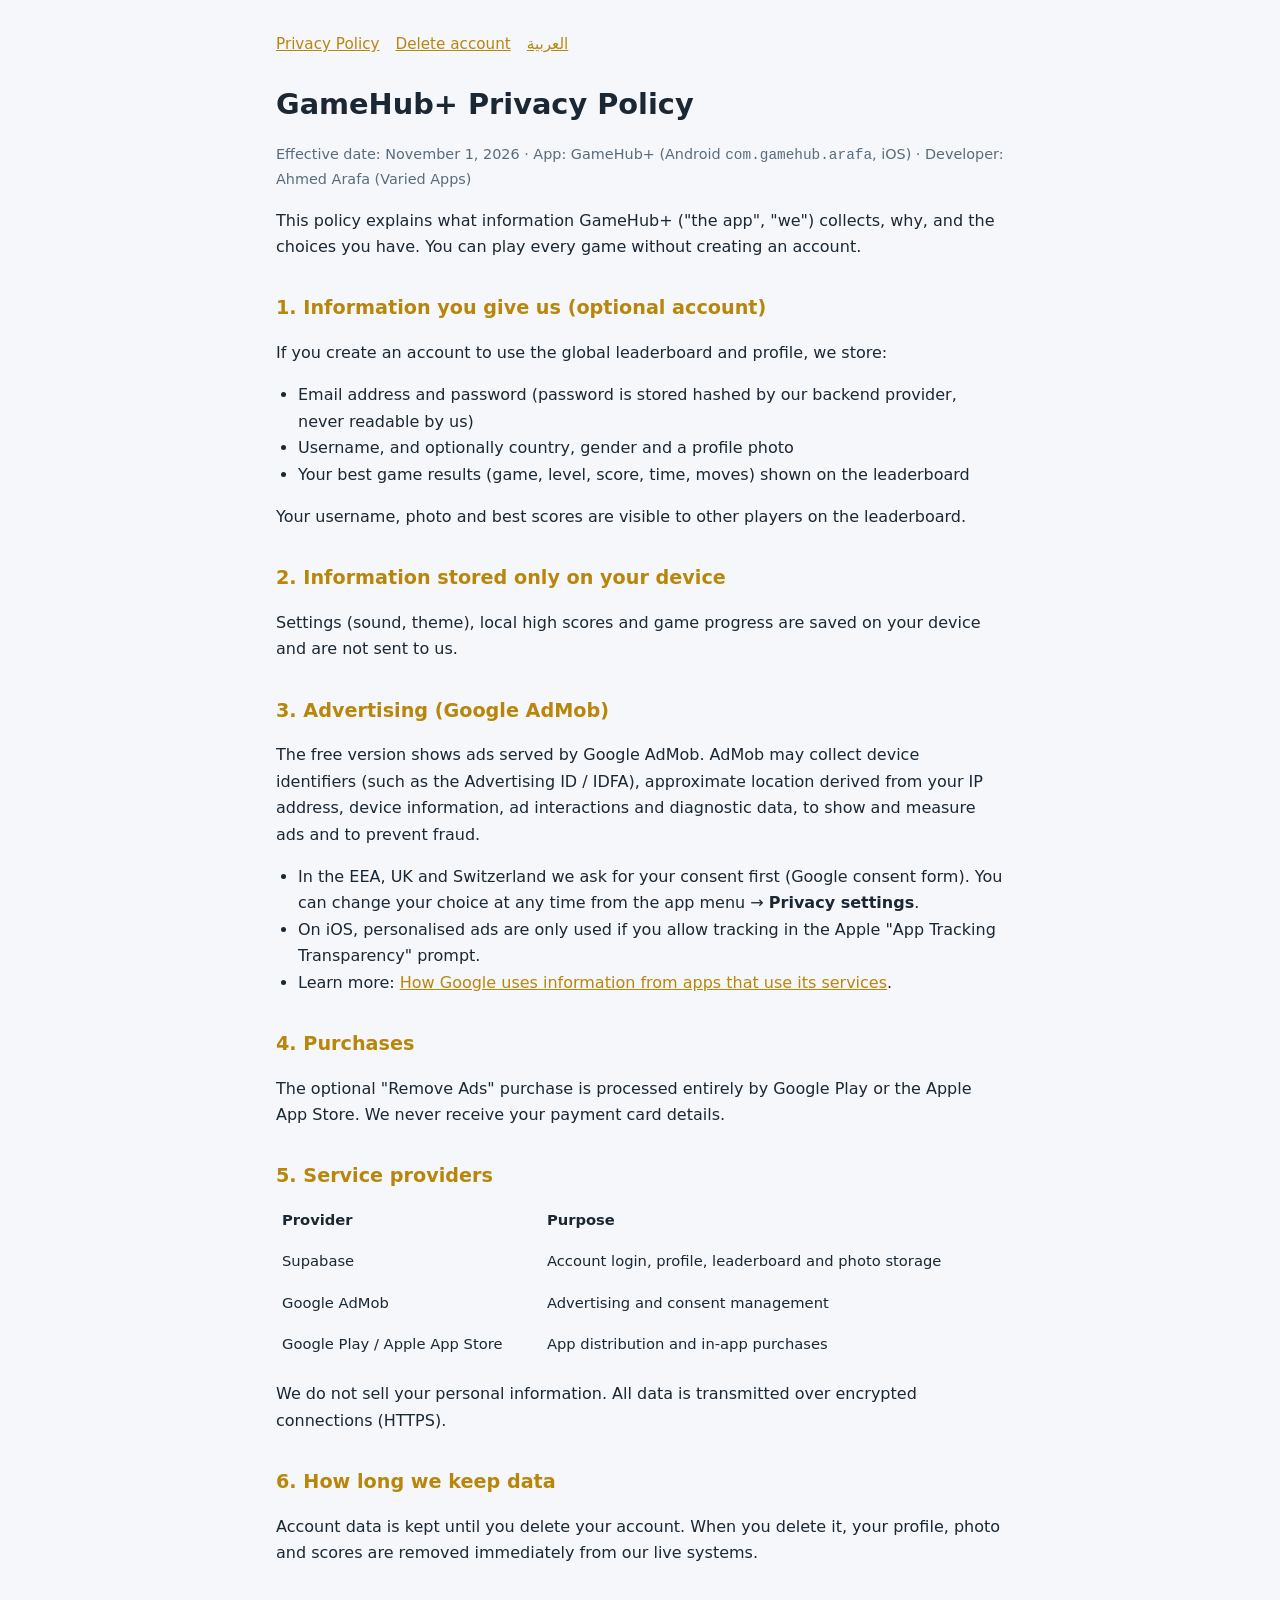
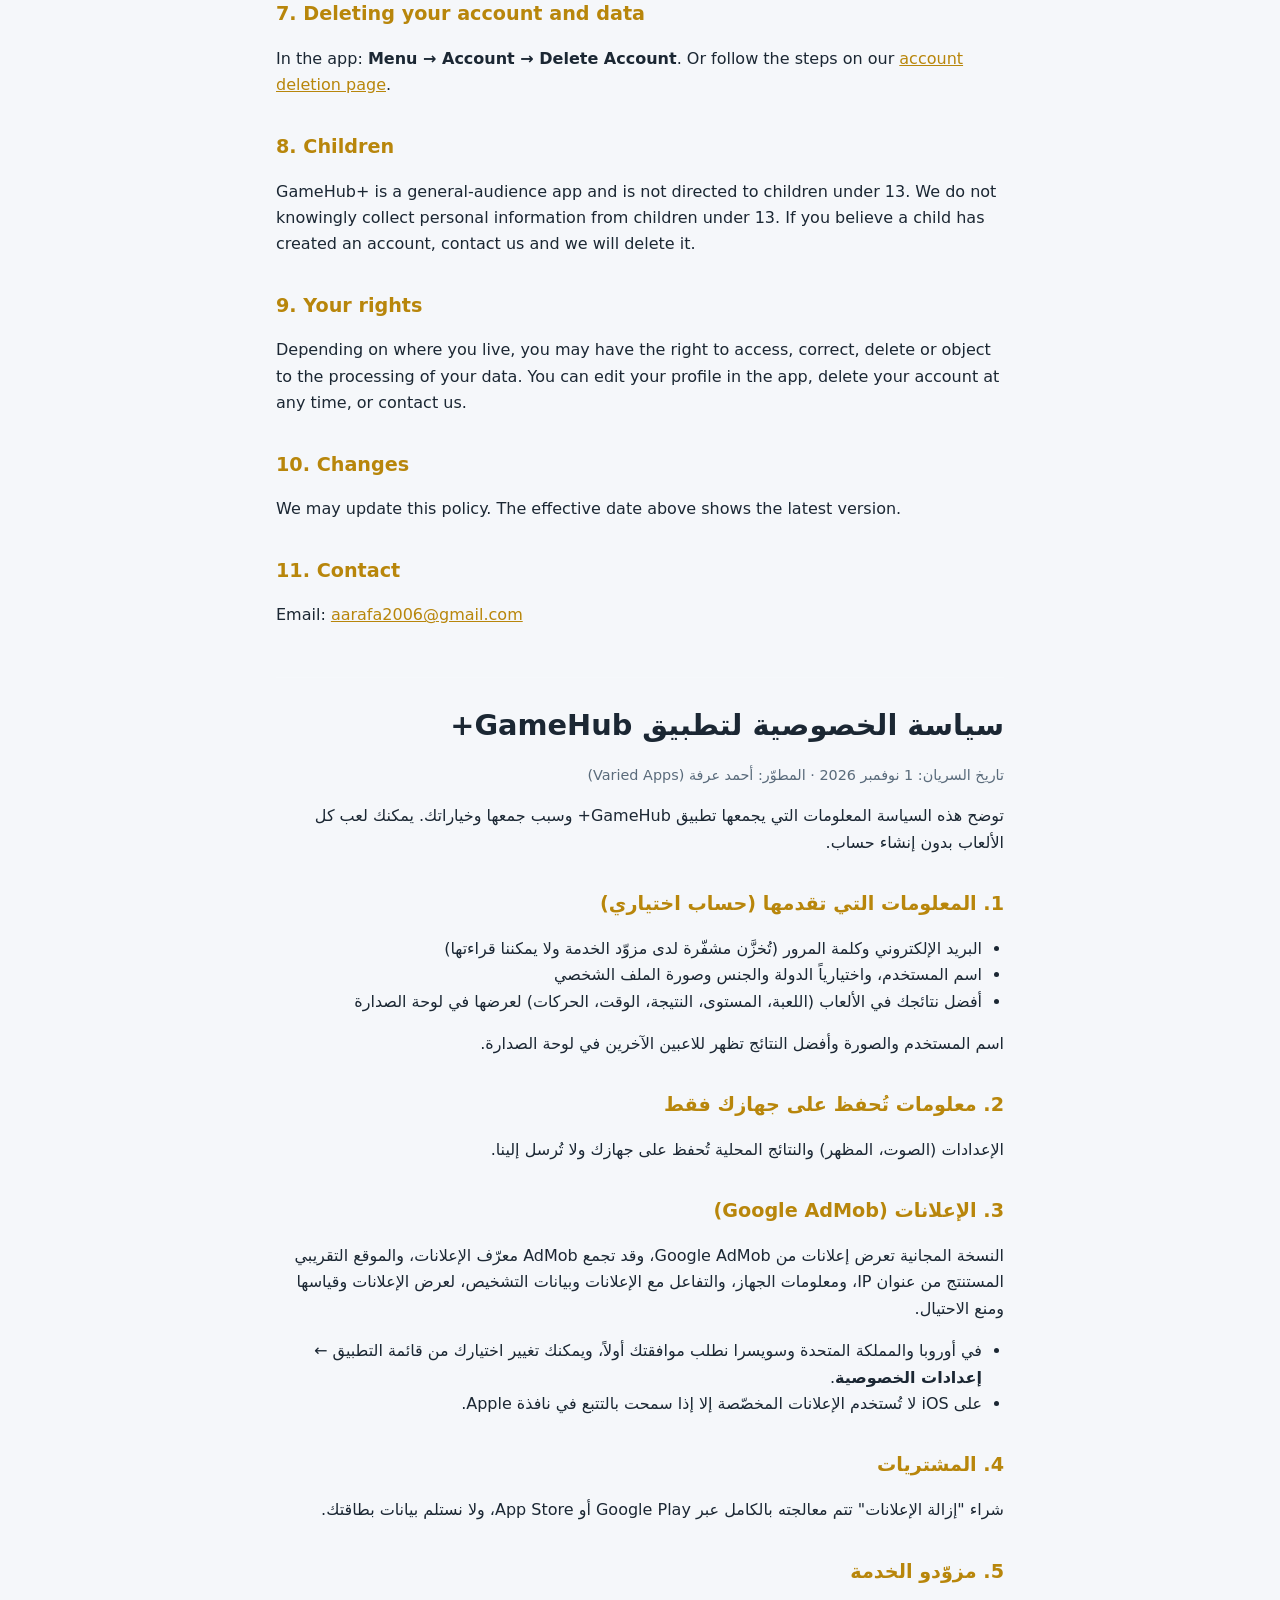
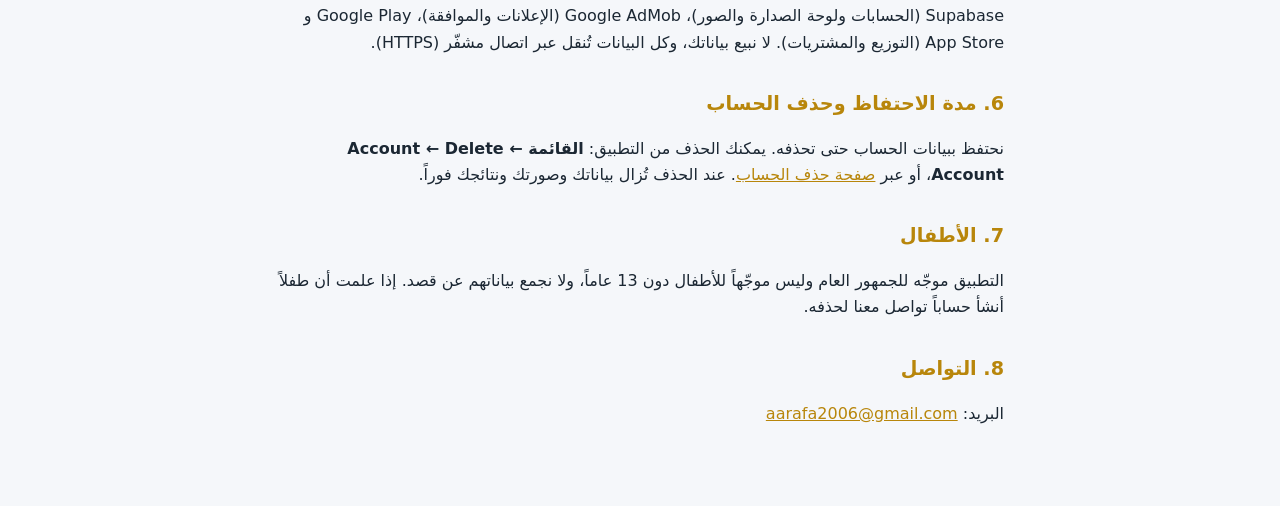
<file: index.html>
<!doctype html>
<html lang="en">
<head>
<meta charset="utf-8"><meta name="viewport" content="width=device-width,initial-scale=1">
<title>GameHub+ Privacy Policy</title>
<link rel="stylesheet" href="style.css">
</head>
<body><main>
<nav><a href="privacy.html">Privacy Policy</a><a href="delete-account.html">Delete account</a><a href="#ar">العربية</a></nav>

<h1>GameHub+ Privacy Policy</h1>
<p class="meta">Effective date: November 1, 2026 · App: GameHub+ (Android <code>com.gamehub.arafa</code>, iOS) · Developer: Ahmed Arafa (Varied Apps)</p>

<p>This policy explains what information GameHub+ ("the app", "we") collects, why, and the choices you have. You can play every game without creating an account.</p>

<h2>1. Information you give us (optional account)</h2>
<p>If you create an account to use the global leaderboard and profile, we store:</p>
<ul>
<li>Email address and password (password is stored hashed by our backend provider, never readable by us)</li>
<li>Username, and optionally country, gender and a profile photo</li>
<li>Your best game results (game, level, score, time, moves) shown on the leaderboard</li>
</ul>
<p>Your username, photo and best scores are visible to other players on the leaderboard.</p>

<h2>2. Information stored only on your device</h2>
<p>Settings (sound, theme), local high scores and game progress are saved on your device and are not sent to us.</p>

<h2>3. Advertising (Google AdMob)</h2>
<p>The free version shows ads served by Google AdMob. AdMob may collect device identifiers (such as the Advertising ID / IDFA), approximate location derived from your IP address, device information, ad interactions and diagnostic data, to show and measure ads and to prevent fraud.</p>
<ul>
<li>In the EEA, UK and Switzerland we ask for your consent first (Google consent form). You can change your choice at any time from the app menu → <b>Privacy settings</b>.</li>
<li>On iOS, personalised ads are only used if you allow tracking in the Apple "App Tracking Transparency" prompt.</li>
<li>Learn more: <a href="https://policies.google.com/technologies/partner-sites">How Google uses information from apps that use its services</a>.</li>
</ul>

<h2>4. Purchases</h2>
<p>The optional "Remove Ads" purchase is processed entirely by Google Play or the Apple App Store. We never receive your payment card details.</p>

<h2>5. Service providers</h2>
<table>
<tr><th>Provider</th><th>Purpose</th></tr>
<tr><td>Supabase</td><td>Account login, profile, leaderboard and photo storage</td></tr>
<tr><td>Google AdMob</td><td>Advertising and consent management</td></tr>
<tr><td>Google Play / Apple App Store</td><td>App distribution and in-app purchases</td></tr>
</table>
<p>We do not sell your personal information. All data is transmitted over encrypted connections (HTTPS).</p>

<h2>6. How long we keep data</h2>
<p>Account data is kept until you delete your account. When you delete it, your profile, photo and scores are removed immediately from our live systems.</p>

<h2>7. Deleting your account and data</h2>
<p>In the app: <b>Menu → Account → Delete Account</b>. Or follow the steps on our <a href="delete-account.html">account deletion page</a>.</p>

<h2>8. Children</h2>
<p>GameHub+ is a general-audience app and is not directed to children under 13. We do not knowingly collect personal information from children under 13. If you believe a child has created an account, contact us and we will delete it.</p>

<h2>9. Your rights</h2>
<p>Depending on where you live, you may have the right to access, correct, delete or object to the processing of your data. You can edit your profile in the app, delete your account at any time, or contact us.</p>

<h2>10. Changes</h2>
<p>We may update this policy. The effective date above shows the latest version.</p>

<h2>11. Contact</h2>
<p>Email: <a href="mailto:aarafa2006@gmail.com">aarafa2006@gmail.com</a></p>

<section class="lang" id="ar" dir="rtl" lang="ar">
<h1>سياسة الخصوصية لتطبيق GameHub+</h1>
<p class="meta">تاريخ السريان: 1 نوفمبر 2026 · المطوّر: أحمد عرفة (Varied Apps)</p>
<p>توضح هذه السياسة المعلومات التي يجمعها تطبيق GameHub+ وسبب جمعها وخياراتك. يمكنك لعب كل الألعاب بدون إنشاء حساب.</p>

<h2>1. المعلومات التي تقدمها (حساب اختياري)</h2>
<ul>
<li>البريد الإلكتروني وكلمة المرور (تُخزَّن مشفّرة لدى مزوّد الخدمة ولا يمكننا قراءتها)</li>
<li>اسم المستخدم، واختيارياً الدولة والجنس وصورة الملف الشخصي</li>
<li>أفضل نتائجك في الألعاب (اللعبة، المستوى، النتيجة، الوقت، الحركات) لعرضها في لوحة الصدارة</li>
</ul>
<p>اسم المستخدم والصورة وأفضل النتائج تظهر للاعبين الآخرين في لوحة الصدارة.</p>

<h2>2. معلومات تُحفظ على جهازك فقط</h2>
<p>الإعدادات (الصوت، المظهر) والنتائج المحلية تُحفظ على جهازك ولا تُرسل إلينا.</p>

<h2>3. الإعلانات (Google AdMob)</h2>
<p>النسخة المجانية تعرض إعلانات من Google AdMob، وقد تجمع AdMob معرّف الإعلانات، والموقع التقريبي المستنتج من عنوان IP، ومعلومات الجهاز، والتفاعل مع الإعلانات وبيانات التشخيص، لعرض الإعلانات وقياسها ومنع الاحتيال.</p>
<ul>
<li>في أوروبا والمملكة المتحدة وسويسرا نطلب موافقتك أولاً، ويمكنك تغيير اختيارك من قائمة التطبيق ← <b>إعدادات الخصوصية</b>.</li>
<li>على iOS لا تُستخدم الإعلانات المخصّصة إلا إذا سمحت بالتتبع في نافذة Apple.</li>
</ul>

<h2>4. المشتريات</h2>
<p>شراء "إزالة الإعلانات" تتم معالجته بالكامل عبر Google Play أو App Store، ولا نستلم بيانات بطاقتك.</p>

<h2>5. مزوّدو الخدمة</h2>
<p>Supabase (الحسابات ولوحة الصدارة والصور)، Google AdMob (الإعلانات والموافقة)، Google Play و App Store (التوزيع والمشتريات). لا نبيع بياناتك، وكل البيانات تُنقل عبر اتصال مشفّر (HTTPS).</p>

<h2>6. مدة الاحتفاظ وحذف الحساب</h2>
<p>نحتفظ ببيانات الحساب حتى تحذفه. يمكنك الحذف من التطبيق: <b>القائمة ← Account ← Delete Account</b>، أو عبر <a href="delete-account.html">صفحة حذف الحساب</a>. عند الحذف تُزال بياناتك وصورتك ونتائجك فوراً.</p>

<h2>7. الأطفال</h2>
<p>التطبيق موجّه للجمهور العام وليس موجّهاً للأطفال دون 13 عاماً، ولا نجمع بياناتهم عن قصد. إذا علمت أن طفلاً أنشأ حساباً تواصل معنا لحذفه.</p>

<h2>8. التواصل</h2>
<p>البريد: <a href="mailto:aarafa2006@gmail.com">aarafa2006@gmail.com</a></p>
</section>
</main></body></html>
</file>
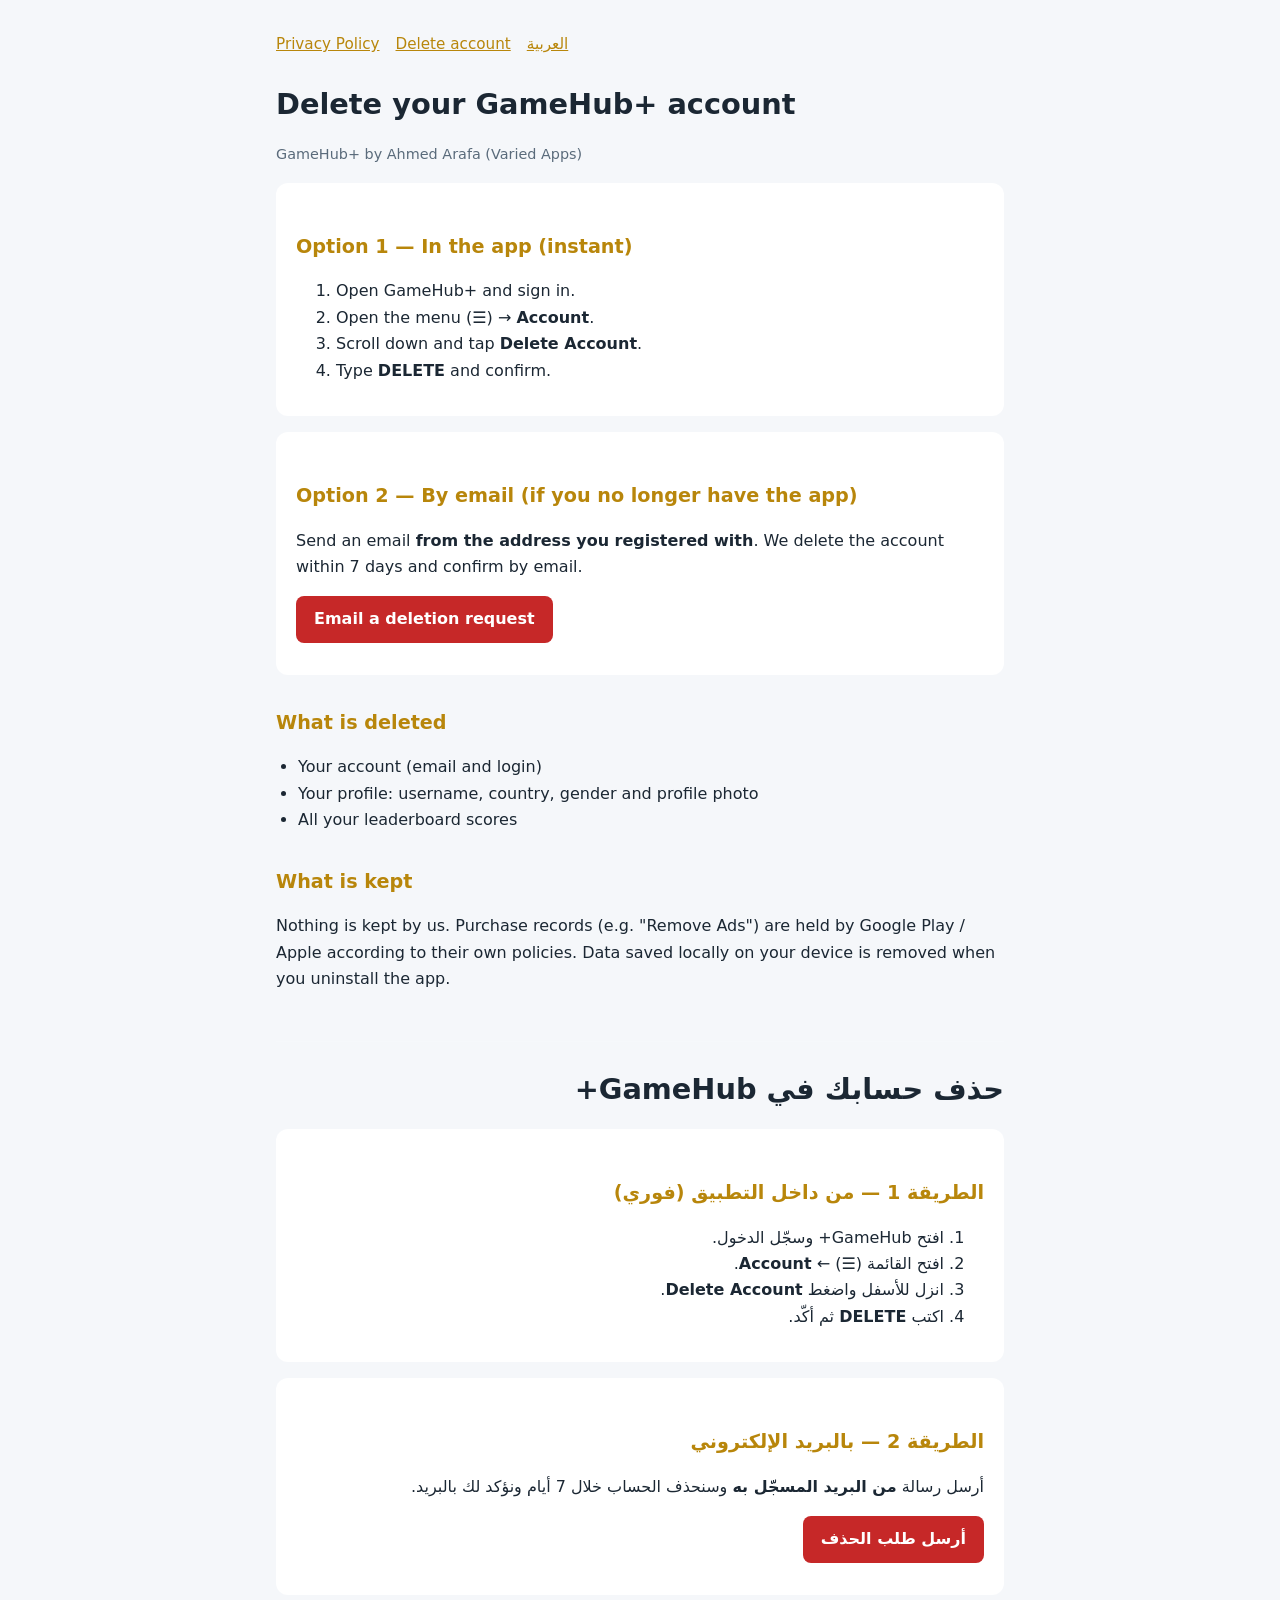
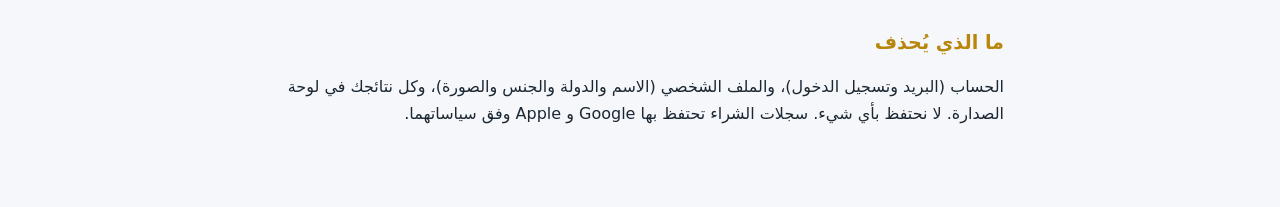
<file: delete-account.html>
<!doctype html>
<html lang="en">
<head>
<meta charset="utf-8"><meta name="viewport" content="width=device-width,initial-scale=1">
<title>Delete GameHub+ Account</title>
<link rel="stylesheet" href="style.css">
</head>
<body><main>
<nav><a href="privacy.html">Privacy Policy</a><a href="delete-account.html">Delete account</a><a href="#ar">العربية</a></nav>

<h1>Delete your GameHub+ account</h1>
<p class="meta">GameHub+ by Ahmed Arafa (Varied Apps)</p>

<div class="card">
<h2>Option 1 — In the app (instant)</h2>
<ol>
<li>Open GameHub+ and sign in.</li>
<li>Open the menu (☰) → <b>Account</b>.</li>
<li>Scroll down and tap <b>Delete Account</b>.</li>
<li>Type <b>DELETE</b> and confirm.</li>
</ol>
</div>

<div class="card">
<h2>Option 2 — By email (if you no longer have the app)</h2>
<p>Send an email <b>from the address you registered with</b>. We delete the account within 7 days and confirm by email.</p>
<p><a class="btn" href="mailto:aarafa2006@gmail.com?subject=Delete%20my%20GameHub%2B%20account&body=Please%20delete%20my%20GameHub%2B%20account%20and%20all%20associated%20data.%0AUsername%20(optional)%3A%20">Email a deletion request</a></p>
</div>

<h2>What is deleted</h2>
<ul>
<li>Your account (email and login)</li>
<li>Your profile: username, country, gender and profile photo</li>
<li>All your leaderboard scores</li>
</ul>
<h2>What is kept</h2>
<p>Nothing is kept by us. Purchase records (e.g. "Remove Ads") are held by Google Play / Apple according to their own policies. Data saved locally on your device is removed when you uninstall the app.</p>

<section class="lang" id="ar" dir="rtl" lang="ar">
<h1>حذف حسابك في GameHub+</h1>
<div class="card">
<h2>الطريقة 1 — من داخل التطبيق (فوري)</h2>
<ol>
<li>افتح GameHub+ وسجّل الدخول.</li>
<li>افتح القائمة (☰) ← <b>Account</b>.</li>
<li>انزل للأسفل واضغط <b>Delete Account</b>.</li>
<li>اكتب <b>DELETE</b> ثم أكّد.</li>
</ol>
</div>
<div class="card">
<h2>الطريقة 2 — بالبريد الإلكتروني</h2>
<p>أرسل رسالة <b>من البريد المسجّل به</b> وسنحذف الحساب خلال 7 أيام ونؤكد لك بالبريد.</p>
<p><a class="btn" href="mailto:aarafa2006@gmail.com?subject=Delete%20my%20GameHub%2B%20account">أرسل طلب الحذف</a></p>
</div>
<h2>ما الذي يُحذف</h2>
<p>الحساب (البريد وتسجيل الدخول)، والملف الشخصي (الاسم والدولة والجنس والصورة)، وكل نتائجك في لوحة الصدارة. لا نحتفظ بأي شيء. سجلات الشراء تحتفظ بها Google و Apple وفق سياساتهما.</p>
</section>
</main></body></html>
</file>
<file: style.css>
:root{--bg:#0f1720;--card:#16212c;--text:#e8edf2;--muted:#9fb0c0;--accent:#ffc107;--danger:#ff6b6b}
@media (prefers-color-scheme:light){:root{--bg:#f5f7fa;--card:#fff;--text:#1b2733;--muted:#5a6b7b;--accent:#b8860b;--danger:#c62828}}
*{box-sizing:border-box}body{margin:0;background:var(--bg);color:var(--text);font:16px/1.65 system-ui,-apple-system,"Segoe UI",Tahoma,sans-serif}
main{max-width:760px;margin:0 auto;padding:32px 16px 64px}
h1{font-size:1.8rem;margin:0 0 4px}h2{font-size:1.2rem;margin:32px 0 8px;color:var(--accent)}
.meta{color:var(--muted);font-size:.9rem}.card{background:var(--card);border-radius:12px;padding:16px 20px;margin:16px 0}
a{color:var(--accent)}ul{padding-inline-start:22px}nav{display:flex;gap:16px;flex-wrap:wrap;margin-bottom:24px;font-size:.95rem}
.lang{border-top:1px solid #ffffff22;margin-top:48px;padding-top:24px}[dir=rtl] h2{letter-spacing:0}
.btn{display:inline-block;background:var(--danger);color:#fff;text-decoration:none;padding:10px 18px;border-radius:8px;font-weight:600}
table{width:100%;border-collapse:collapse;font-size:.92rem}td,th{border-bottom:1px solid #ffffff1a;padding:8px 6px;text-align:start;vertical-align:top}
</file>
